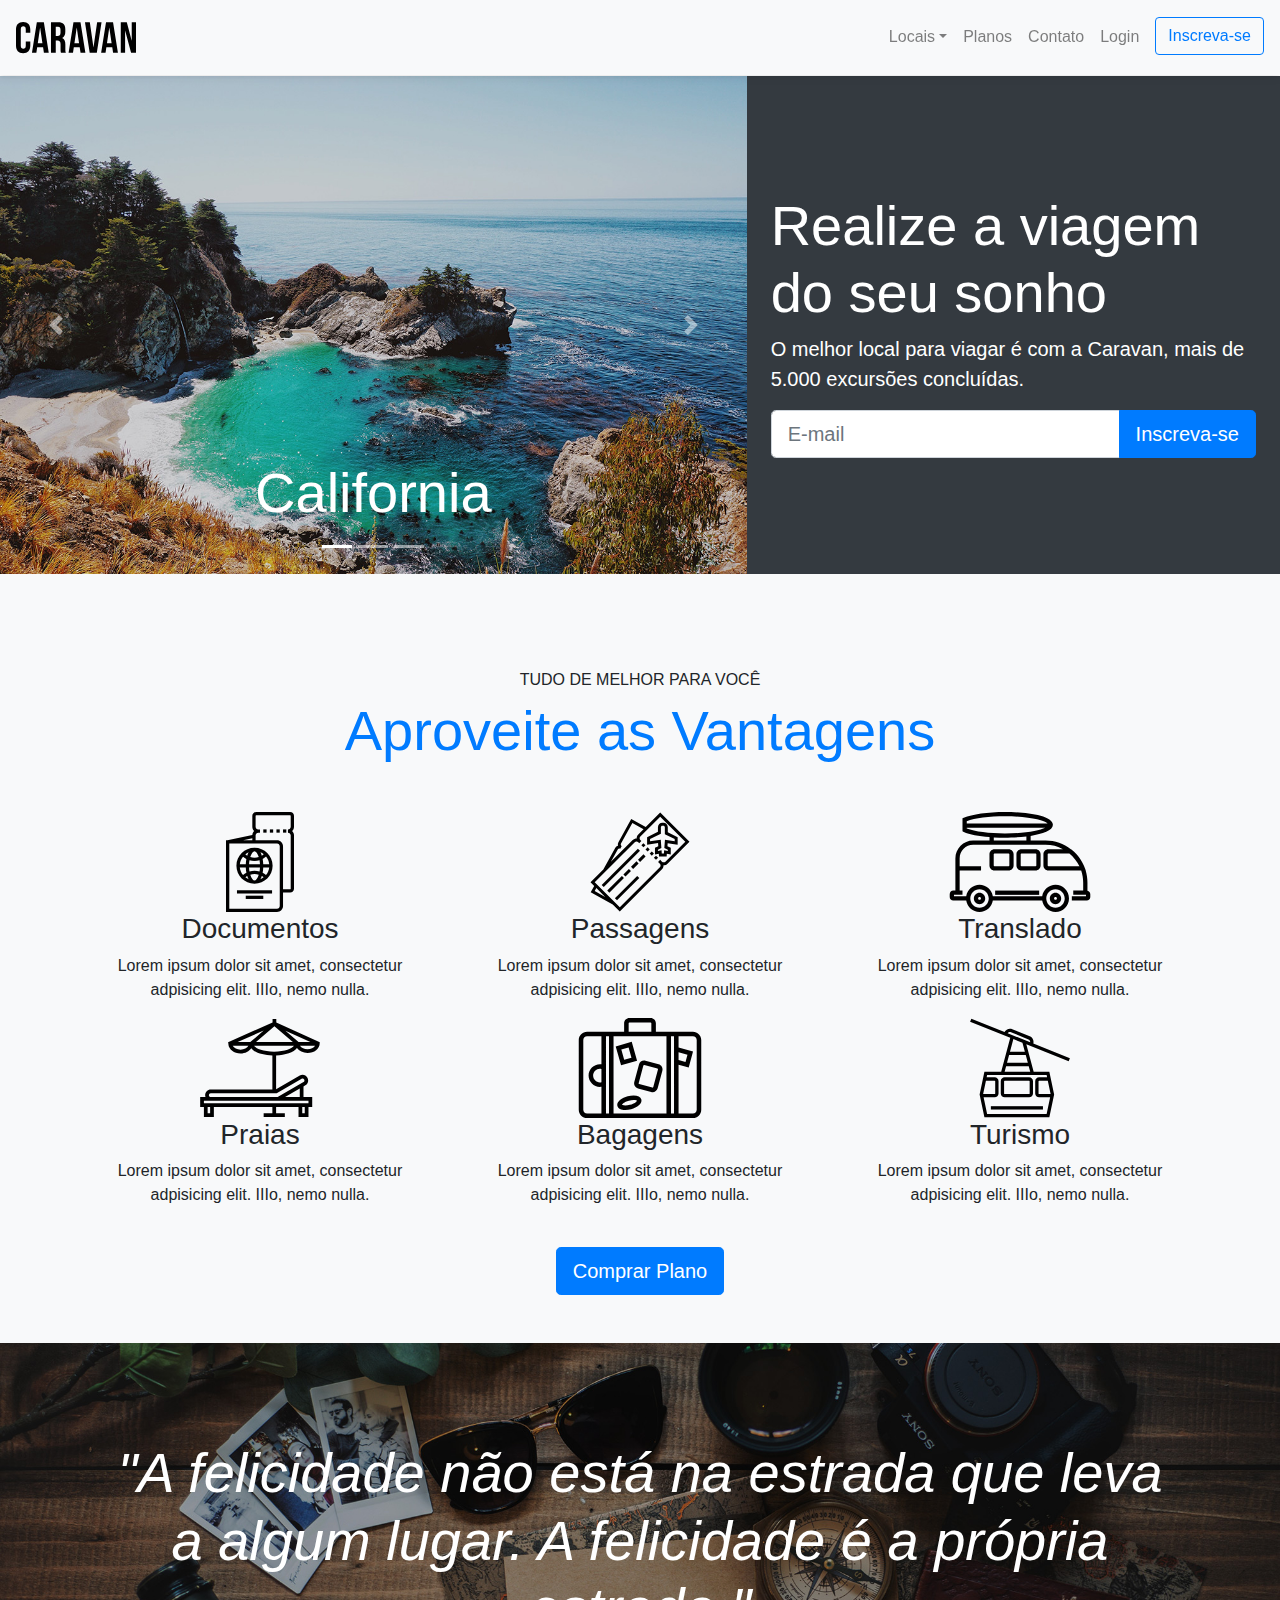
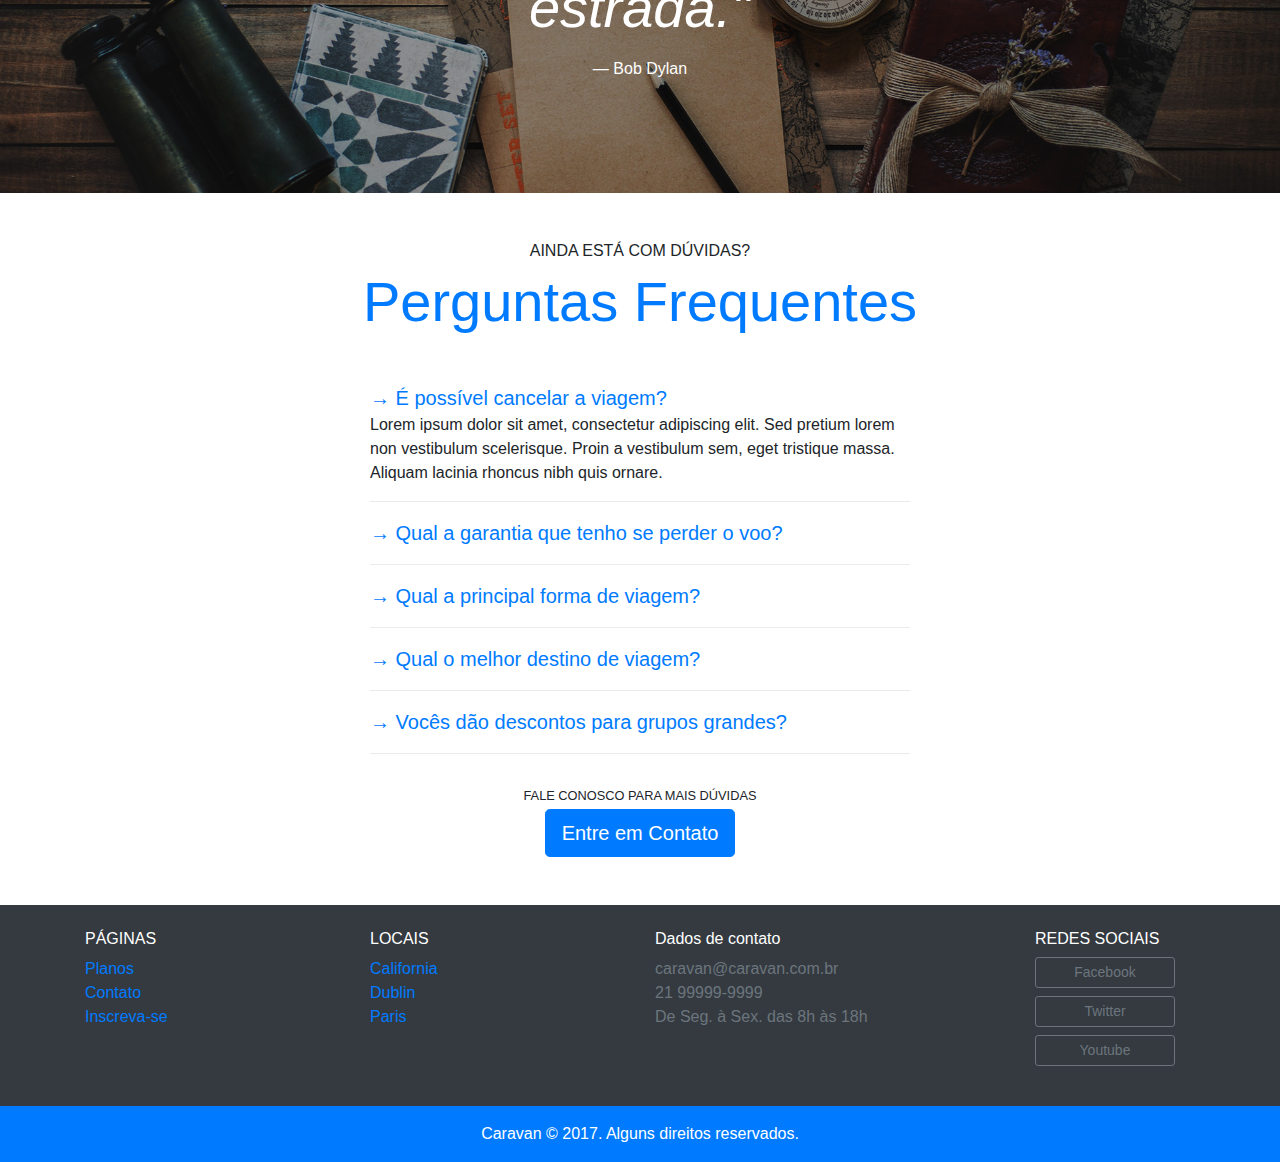
<file: index.html>
<!DOCTYPE html>

<head>
    <title>Caravan</title>
    <meta charset="utf-8">
    <meta name="viewport" content="width=device-width, initial-scale=1, shrink-to-fit=no">
    <link rel="stylesheet" href="css/bootstrap.css">
    <link rel="stylesheet" href="css/style.css">
</head>

<body>

    <!-- Abre Modal -->
    <div class="modal fade" id="modalLogin" tabindex="-1" role="dialog" aria-labelledby="modalLoginTitulo" aria-hidden="true">
        <div class="modal-dialog" role="document">
            <div class="modal-content">
                <div class="modal-header">
                    <h5 class="modal-title" id="modalLoginTitulo">Entre na sua conta</h5>
                    <button type="button" class="close" data-dismiss="modal" aria-label="Close">
                <span aria-hidden="true">&times;</span>
              </button>
                </div>
                <div class="modal-body">
                    <form>
                        <div class="form-group">
                            <label for="loginEmail">Email</label>
                            <input type="email" class="form-control" id="exampleInputEmail1">
                        </div>
                        <div class="form-group">
                            <label for="loginSenha">Senha</label>
                            <input type="password" class="form-control" id="loginSenha">
                        </div>
                        <button type="submit" class="btn btn-primary">Entrar na conta</button>
                        <small class="form-text text-muted">Esqueceu a senha? <a href="#">Clique aqui</a></small>
                    </form>
                </div>
            </div>
        </div>
    </div>
    <!-- Fecha Modal -->

    <nav class="navbar navbar-expand-md navbar-light bg-light fixed-top py-3 box-shadow">
        <a href="index.html" class="navbar-brand">
            <img src="img/caravan.svg" alt="Caravan">
        </a>
        <button class="navbar-toggler" type="button" data-toggle="collapse" data-target="#navbarSupportedContent" aria-controls="navbarSupportedContent" aria-expanded="false" aria-label="Toggle navigation">
            <span class="navbar-toggler-icon"></span>
        </button>
        <div class="collapse navbar-collapse" id="navbarSupportedContent">
            <ul class="navbar-nav ml-auto">
                <li class="nav-item dropdown">
                    <a class="nav-link dropdown-toggle" href="#" id="navbarDropdown" role="button" data-toggle="dropdown" aria-haspopup="true" aria-expanded="false">Locais</a>
                    <div class="dropdown-menu" arial-labelledby="navbarDropdown">
                        <a class="dropdown-item" href="local.html">California</a>
                        <a class="dropdown-item" href="local.html">Paris</a>
                        <a class="dropdown-item" href="local.html">Dublin</a>
                    </div>
                </li>
                <li class="nav-item">
                    <a class="nav-link" href="planos.html">Planos</a>
                </li>
                <li class="nav-item">
                    <a class="nav-link" href="contato.html">Contato</a>
                </li>
                <li class="nav-item">
                    <a class="nav-link" href="#" data-toggle="modal" data-target="#modalLogin">Login</a>
                </li>
                <li class="nav-item">
                    <a class="btn btn-outline-primary ml-md-2" href="inscricao.html">Inscreva-se</a>
                </li>
            </ul>
        </div>
    </nav>
    <section class="container-fluid">
        <div class="row bg-dark text-white">
            <div class="col-lg-7 p-0">
                <div class="bd-example">
                    <div id="carouselCidades" class="carousel slide" data-ride="carousel">
                        <ol class="carousel-indicators">
                            <li data-target="#carouselCidades" data-slide-to="0" class="active"></li>
                            <li data-target="#carouselCidades" data-slide-to="1"></li>
                            <li data-target="#carouselCidades" data-slide-to="2"></li>
                        </ol>
                        <div class="carousel-inner">
                            <div class="carousel-item active">
                                <img src="img/california.jpg" class="d-block w-100" alt="california">
                                <div class="carousel-caption d-none d-md-block">
                                    <h3 class="display-4">California</h3>
                                </div>
                            </div>
                            <div class="carousel-item">
                                <img src="img/paris.jpg" class="d-block w-100" alt="paris">
                                <div class="carousel-caption d-none d-md-block">
                                    <h3 class="display-4">Paris</h5>
                                </div>
                            </div>
                            <div class="carousel-item">
                                <img src="img/dublin.jpg" class="d-block w-100" alt="dublin">
                                <div class="carousel-caption d-none d-md-block">
                                    <h3 class="display-4">Dublin</h5>
                                </div>
                            </div>
                        </div>
                        <a class="carousel-control-prev" href="#carouselCidades" role="button" data-slide="prev">
                            <span class="carousel-control-prev-icon" aria-hidden="true"></span>
                            <span class="sr-only">Anterior</span>
                        </a>
                        <a class="carousel-control-next" href="#carouselCidades" role="button" data-slide="next">
                            <span class="carousel-control-next-icon" aria-hidden="true"></span>
                            <span class="sr-only">Próximo</span>
                        </a>
                    </div>
                </div>
            </div>
            <div class="col-lg-5 p-4 align-self-center">
                <h1 class="display-4">Realize a viagem do seu sonho</h1>
                <p class="lead">O melhor local para viagar é com a Caravan, mais de 5.000 excursões concluídas.</p>
                <form action="">
                    <div class="input-group input-group-lg">
                        <input type="text" class="form-control" placeholder="E-mail" aria-label="Email">
                        <span class="input-group-append">
                            <button class="btn btn-primary" type="button">Inscreva-se</button>
                        </span>
                    </div>
                </form>
            </div>
        </div>
    </section>

    <section class="py-5 bg-light text-center">
        <div class="container">
            <div class="my-5">
                <span class="h6 d-block">TUDO DE MELHOR PARA VOCÊ</span>
                <h2 class="display-4 text-primary">Aproveite as Vantagens</h2>
            </div>
            <div class="row">
                <div class="col-xl-4 col-md-6">
                    <div class="icone d-flex justify-content-center">
                        <img src="img/icones/passaporte.svg" alt="passaporte">
                    </div>
                    <h3>Documentos</h3>
                    <p>Lorem ipsum dolor sit amet, consectetur adpisicing elit. IIIo, nemo nulla.</p>
                </div>
                <div class="col-xl-4 col-md-6">
                    <div class="icone d-flex justify-content-center ">
                        <img src="img/icones/passagens.svg " alt="passagens ">
                    </div>
                    <h3>Passagens</h3>
                    <p>Lorem ipsum dolor sit amet, consectetur adpisicing elit. IIIo, nemo nulla.</p>
                </div>
                <div class="col-xl-4 col-md-6">
                    <div class="icone d-flex justify-content-center">
                        <img src="img/icones/translado.svg" alt="translado">
                    </div>
                    <h3>Translado</h3>
                    <p>Lorem ipsum dolor sit amet, consectetur adpisicing elit. IIIo, nemo nulla.</p>
                </div>
                <div class="col-xl-4 col-md-6">
                    <div class="icone d-flex justify-content-center">
                        <img src="img/icones/praias.svg" alt="praias">
                    </div>
                    <h3>Praias</h3>
                    <p>Lorem ipsum dolor sit amet, consectetur adpisicing elit. IIIo, nemo nulla.</p>
                </div>
                <div class="col-xl-4 col-md-6">
                    <div class="icone d-flex justify-content-center">
                        <img src="img/icones/bagagens.svg" alt="bagagens">
                    </div>
                    <h3>Bagagens</h3>
                    <p>Lorem ipsum dolor sit amet, consectetur adpisicing elit. IIIo, nemo nulla.</p>
                </div>
                <div class="col-xl-4 col-md-6">
                    <div class="icone d-flex justify-content-center">
                        <img src="img/icones/turismo.svg" alt="turismo">
                    </div>
                    <h3>Turismo</h3>
                    <p>Lorem ipsum dolor sit amet, consectetur adpisicing elit. IIIo, nemo nulla.</p>
                </div>
            </div>
            <a href="planos.html" class="btn btn-primary btn-lg mt-4">Comprar Plano</a>
        </div>
    </section>
    <section id="home-quote" class="p-md-5">
        <blockquote class="blockquote text-center text-white p-md-5 p-3">
            <p class="display-4">
                <em>"A felicidade não está na estrada que leva a algum lugar. A felicidade é a própria estrada."</em>
            </p>
            <footer class="blockquote-footer text-white">Bob Dylan</footer>
        </blockquote>
    </section>
    <section class="container">
        <div class="my-5 text-center">
            <span class="h6 d-block">AINDA ESTÁ COM DÚVIDAS?</span>
            <h2 class="display-4 text-primary">Perguntas Frequentes</h2>
        </div>
        <div class="row justify-content-center">
            <div class="col-md-6" id="perguntasRespostas">
                <a class="lead" data-toggle="collapse" data-target="#pergunta1" aria-expanded="true" aria-controls="pergunta1" href="#pergunta1">→ É possível cancelar a viagem?</a><br>
                <div id="pergunta1" class="collapse show" aria-labelledby="headingOne" data-parent="#perguntasRespostas">
                    <p>Lorem ipsum dolor sit amet, consectetur adipiscing elit. Sed pretium lorem non vestibulum scelerisque. Proin a vestibulum sem, eget tristique massa. Aliquam lacinia rhoncus nibh quis ornare.</p>
                </div>
                <div class="dropdown-divider"></div>
                <div class="pergunta py-2">
                    <a class="lead" data-toggle="collapse" data-target="#pergunta2" aria-expanded="false" aria-controls="pergunta2" href="#pergunta2">→ Qual a garantia que tenho se perder o voo?</a>
                </div>
                <div id="pergunta2" class="collapse" aria-labelledby="headingTwo" data-parent="#perguntasRespostas">
                    <p>Lorem ipsum dolor sit amet, consectetur adipiscing elit. Sed pretium lorem non vestibulum scelerisque. Proin a vestibulum sem, eget tristique massa. Aliquam lacinia rhoncus nibh quis ornare.</p>
                </div>
                <div class="dropdown-divider"></div>
                <div class="pergunta py-2">
                    <a class="lead" data-toggle="collapse" data-target="#pergunta3" aria-expanded="false" aria-controls="pergunta3" href="#pergunta3">→ Qual a principal forma de viagem?</a>
                </div>
                <div id="pergunta3" class="collapse" aria-labelledby="headingThree" data-parent="#perguntasRespostas">
                    <p>Lorem ipsum dolor sit amet, consectetur adipiscing elit. Sed pretium lorem non vestibulum scelerisque. Proin a vestibulum sem, eget tristique massa. Aliquam lacinia rhoncus nibh quis ornare.</p>
                </div>
                <div class="dropdown-divider"></div>
                <div class="pergunta py-2">
                    <a class="lead" data-toggle="collapse" data-target="#pergunta4" aria-expanded="false" aria-controls="pergunta4" href="#pergunta4">→ Qual o melhor destino de viagem?</a>
                </div>
                <div id="pergunta4" class="collapse" aria-labelledby="headingThree" data-parent="#perguntasRespostas">
                    <p>Lorem ipsum dolor sit amet, consectetur adipiscing elit. Sed pretium lorem non vestibulum scelerisque. Proin a vestibulum sem, eget tristique massa. Aliquam lacinia rhoncus nibh quis ornare.</p>
                </div>
                <div class="dropdown-divider"></div>
                <div class="pergunta py-2">
                    <a class="lead" data-toggle="collapse" data-target="#pergunta5" aria-expanded="false" aria-controls="pergunta5" href="#pergunta5">→ Vocês dão descontos para grupos grandes?</a>
                </div>
                <div id="pergunta5" class="collapse" aria-labelledby="headingThree" data-parent="#perguntasRespostas">
                    <p>Lorem ipsum dolor sit amet, consectetur adipiscing elit. Sed pretium lorem non vestibulum scelerisque. Proin a vestibulum sem, eget tristique massa. Aliquam lacinia rhoncus nibh quis ornare.</p>
                </div>
                <div class="dropdown-divider"></div>
            </div>
        </div>
        <div class="text-center my-4">
            <p class="small m-1">FALE CONOSCO PARA MAIS DÚVIDAS</p>
            <a class="btn btn-primary btn-lg" href="contato.html">Entre em Contato</a>
        </div>
    </section>
    <footer class="bg-dark text-white mt-5">
        <div class="container py-4">
            <div class="row">
                <div class="col-md-3 col-6">
                    <h4 class="h6">PÁGINAS</h4>
                    <ul class="list-unstyled">
                        <li><a href="planos.html">Planos</a></li>
                        <li><a href="contato.html">Contato</a></li>
                        <li><a href="inscricao.html">Inscreva-se</a></li>
                    </ul>
                </div>
                <div class="col-md-3 col-6">
                    <h4 class="h6">LOCAIS</h4>
                    <ul class="list-unstyled">
                        <li><a href="local.html">California</a></li>
                        <li><a href="local.html">Dublin</a></li>
                        <li><a href="local.html">Paris</a></li>
                    </ul>
                </div>
                <div class="col-md-4">
                    <h4 class="h6">Dados de contato</h4>
                    <ul class="list-unstyled text-secondary">
                        <li>caravan@caravan.com.br</li>
                        <li>21 99999-9999</li>
                        <li>De Seg. à Sex. das 8h às 18h</li>
                    </ul>
                </div>
                <div class="col-md-2">
                    <h4 class="h6">REDES SOCIAIS</h4>
                    <ul class="list-unstyled">
                        <li><a class="btn btn-outline-secondary btn-block btn-sm mb-2" href="#" style="max-width: 140px">Facebook</a></li>
                        <li><a class="btn btn-outline-secondary btn-block btn-sm mb-2" href="#" style="max-width: 140px">Twitter</a></li>
                        <li><a class="btn btn-outline-secondary btn-block btn-sm mb-2" href="#" style="max-width: 140px">Youtube</a></li>
                    </ul>
                </div>
            </div>
        </div>
        <div class="bg-primary text-center py-3">
            <p class="mb-0">Caravan © 2017. Alguns direitos reservados.</p>
        </div>
    </footer>

    <script type="text/javascript" src="js/jquery-3.3.1.slim.min.js"></script>
    <script type="text/javascript" src="js/popper.min.js"></script>
    <script type="text/javascript" src="js/bootstrap.js"></script>
    <script type="text/javascript" src="js/app.js"></script>
</body>

</html>
</file>
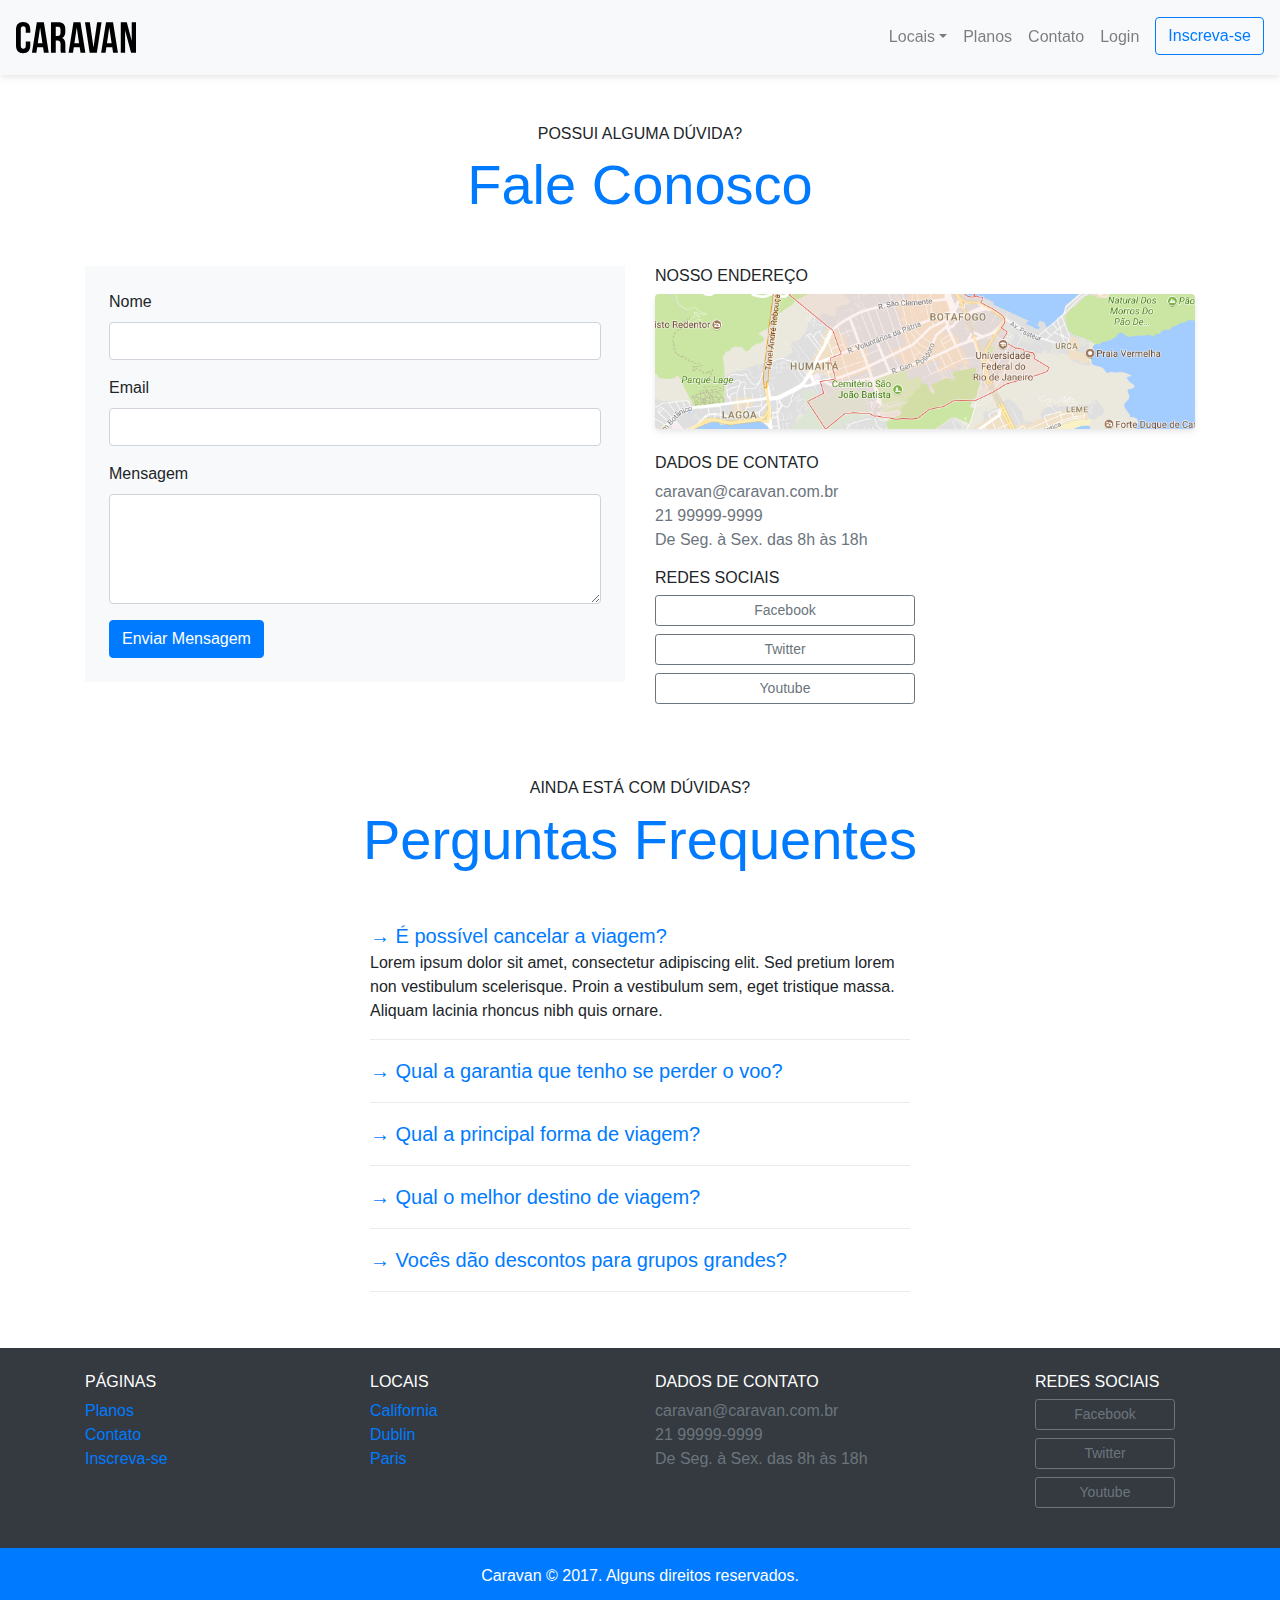
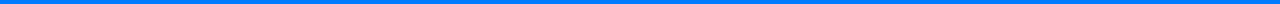
<file: contato.html>
<!DOCTYPE html>

<head>
    <title>Caravan - Contato</title>
    <meta charset="utf-8">
    <meta name="viewport" content="width=device-width, initial-scale=1, shrink-to-fit=no">
    <link rel="stylesheet" href="css/bootstrap.css">
    <link rel="stylesheet" href="css/style.css">
</head>

<body>

    <!-- Abre Modal -->
    <div class="modal fade" id="modalLogin" tabindex="-1" role="dialog" aria-labelledby="modalLoginTitulo" aria-hidden="true">
        <div class="modal-dialog" role="document">
            <div class="modal-content">
                <div class="modal-header">
                    <h5 class="modal-title" id="modalLoginTitulo">Entre na sua conta</h5>
                    <button type="button" class="close" data-dismiss="modal" aria-label="Close">
                <span aria-hidden="true">&times;</span>
              </button>
                </div>
                <div class="modal-body">
                    <form>
                        <div class="form-group">
                            <label for="loginEmail">Email</label>
                            <input type="email" class="form-control" id="exampleInputEmail1">
                        </div>
                        <div class="form-group">
                            <label for="loginSenha">Senha</label>
                            <input type="password" class="form-control" id="loginSenha">
                        </div>
                        <button type="submit" class="btn btn-primary">Entrar na conta</button>
                        <small class="form-text text-muted">Esqueceu a senha? <a href="#">Clique aqui</a></small>
                    </form>
                </div>
            </div>
        </div>
    </div>
    <!-- Fecha Modal -->

    <nav class="navbar navbar-expand-md navbar-light bg-light fixed-top py-3 box-shadow">
        <a href="index.html" class="navbar-brand">
            <img src="img/caravan.svg" alt="Caravan">
        </a>
        <button class="navbar-toggler" type="button" data-toggle="collapse" data-target="#navbarSupportedContent" aria-controls="navbarSupportedContent" aria-expanded="false" aria-label="Toggle navigation">
            <span class="navbar-toggler-icon"></span>
        </button>
        <div class="collapse navbar-collapse" id="navbarSupportedContent">
            <ul class="navbar-nav ml-auto">
                <li class="nav-item dropdown">
                    <a class="nav-link dropdown-toggle" href="#" id="navbarDropdown" role="button" data-toggle="dropdown" aria-haspopup="true" aria-expanded="false">Locais</a>
                    <div class="dropdown-menu" arial-labelledby="navbarDropdown">
                        <a class="dropdown-item" href="local.html">California</a>
                        <a class="dropdown-item" href="local.html">Paris</a>
                        <a class="dropdown-item" href="local.html">Dublin</a>
                    </div>
                </li>
                <li class="nav-item">
                    <a class="nav-link" href="planos.html">Planos</a>
                </li>
                <li class="nav-item">
                    <a class="nav-link" href="contato.html" active>Contato</a>
                </li>
                <li class="nav-item">
                    <a class="nav-link" href="#" data-toggle="modal" data-target="#modalLogin">Login</a>
                </li>
                <li class="nav-item">
                    <a class="btn btn-outline-primary ml-md-2" href="inscricao.html">Inscreva-se</a>
                </li>
            </ul>
        </div>
    </nav>
    <section class="container">
        <div class="my-5 text-center">
            <span class="h6 d-block">POSSUI ALGUMA DÚVIDA?</span>
            <h2 class="display-4 text-primary">Fale Conosco</h2>
        </div>
        <div class="row">
            <div class="col-lg mb-5">
                <form action="" class="bg-light p-4">
                    <div class="form-group">
                        <label for="clienteNome">Nome</label>
                        <input type="text" class="form-control" id="clienteNome">
                    </div>
                    <div class="form-group">
                        <label for="clienteEmail">Email</label>
                        <input type="email" class="form-control" id="clienteEmail">
                    </div>
                    <div class="form-group">
                        <label for="clienteMensagem">Mensagem</label>
                        <textarea id="clienteMensagem" rows="4" class="form-control"></textarea>
                    </div>
                    <button type="submit" class="btn btn-primary">Enviar Mensagem</button>
                </form>
            </div>
            <div class="col-lg">
                <h2 class="h6">NOSSO ENDEREÇO</h2>
                <a href="#"><img class="img-fluid box-shadow rounded mb-4" src="img/mapa.png" alt="Endereço da Empresa"></a>
                <h2 class="h6">DADOS DE CONTATO</h2>
                <ul class="list-unstyled text-secondary">
                    <li>caravan@caravan.com.br</li>
                    <li>21 99999-9999</li>
                    <li>De Seg. à Sex. das 8h às 18h</li>
                </ul>
                <h2 class="h6">REDES SOCIAIS</h2>
                <ul class="list-unstyled" style="max-width: 260px">
                    <li><a class="btn btn-outline-secondary btn-block btn-sm mb-2" href="#">Facebook</a></li>
                    <li><a class="btn btn-outline-secondary btn-block btn-sm mb-2" href="#">Twitter</a></li>
                    <li><a class="btn btn-outline-secondary btn-block btn-sm mb-2" href="#">Youtube</a></li>
                </ul>
            </div>
        </div>
    </section>
    <section class="container">
        <div class="my-5 text-center">
            <span class="h6 d-block">AINDA ESTÁ COM DÚVIDAS?</span>
            <h2 class="display-4 text-primary">Perguntas Frequentes</h2>
        </div>
        <div class="row justify-content-center">
            <div class="col-md-6" id="perguntasRespostas">
                <a class="lead" data-toggle="collapse" data-target="#pergunta1" aria-expanded="true" aria-controls="pergunta1" href="#pergunta1">→ É possível cancelar a viagem?</a><br>
                <div id="pergunta1" class="collapse show" aria-labelledby="headingOne" data-parent="#perguntasRespostas">
                    <p>Lorem ipsum dolor sit amet, consectetur adipiscing elit. Sed pretium lorem non vestibulum scelerisque. Proin a vestibulum sem, eget tristique massa. Aliquam lacinia rhoncus nibh quis ornare.</p>
                </div>
                <div class="dropdown-divider"></div>
                <div class="pergunta py-2">
                    <a class="lead" data-toggle="collapse" data-target="#pergunta2" aria-expanded="false" aria-controls="pergunta2" href="#pergunta2">→ Qual a garantia que tenho se perder o voo?</a>
                </div>
                <div id="pergunta2" class="collapse" aria-labelledby="headingTwo" data-parent="#perguntasRespostas">
                    <p>Lorem ipsum dolor sit amet, consectetur adipiscing elit. Sed pretium lorem non vestibulum scelerisque. Proin a vestibulum sem, eget tristique massa. Aliquam lacinia rhoncus nibh quis ornare.</p>
                </div>
                <div class="dropdown-divider"></div>
                <div class="pergunta py-2">
                    <a class="lead" data-toggle="collapse" data-target="#pergunta3" aria-expanded="false" aria-controls="pergunta3" href="#pergunta3">→ Qual a principal forma de viagem?</a>
                </div>
                <div id="pergunta3" class="collapse" aria-labelledby="headingThree" data-parent="#perguntasRespostas">
                    <p>Lorem ipsum dolor sit amet, consectetur adipiscing elit. Sed pretium lorem non vestibulum scelerisque. Proin a vestibulum sem, eget tristique massa. Aliquam lacinia rhoncus nibh quis ornare.</p>
                </div>
                <div class="dropdown-divider"></div>
                <div class="pergunta py-2">
                    <a class="lead" data-toggle="collapse" data-target="#pergunta4" aria-expanded="false" aria-controls="pergunta4" href="#pergunta4">→ Qual o melhor destino de viagem?</a>
                </div>
                <div id="pergunta4" class="collapse" aria-labelledby="headingThree" data-parent="#perguntasRespostas">
                    <p>Lorem ipsum dolor sit amet, consectetur adipiscing elit. Sed pretium lorem non vestibulum scelerisque. Proin a vestibulum sem, eget tristique massa. Aliquam lacinia rhoncus nibh quis ornare.</p>
                </div>
                <div class="dropdown-divider"></div>
                <div class="pergunta py-2">
                    <a class="lead" data-toggle="collapse" data-target="#pergunta5" aria-expanded="false" aria-controls="pergunta5" href="#pergunta5">→ Vocês dão descontos para grupos grandes?</a>
                </div>
                <div id="pergunta5" class="collapse" aria-labelledby="headingThree" data-parent="#perguntasRespostas">
                    <p>Lorem ipsum dolor sit amet, consectetur adipiscing elit. Sed pretium lorem non vestibulum scelerisque. Proin a vestibulum sem, eget tristique massa. Aliquam lacinia rhoncus nibh quis ornare.</p>
                </div>
                <div class="dropdown-divider"></div>
            </div>
        </div>
    </section>
    <footer class="bg-dark text-white mt-5">
        <div class="container py-4">
            <div class="row">
                <div class="col-md-3 col-6">
                    <h4 class="h6">PÁGINAS</h4>
                    <ul class="list-unstyled">
                        <li><a href="planos.html">Planos</a></li>
                        <li><a href="contato.html">Contato</a></li>
                        <li><a href="inscricao.html">Inscreva-se</a></li>
                    </ul>
                </div>
                <div class="col-md-3 col-6">
                    <h4 class="h6">LOCAIS</h4>
                    <ul class="list-unstyled">
                        <li><a href="local.html">California</a></li>
                        <li><a href="local.html">Dublin</a></li>
                        <li><a href="local.html">Paris</a></li>
                    </ul>
                </div>
                <div class="col-md-4">
                    <h4 class="h6">DADOS DE CONTATO</h4>
                    <ul class="list-unstyled text-secondary">
                        <li>caravan@caravan.com.br</li>
                        <li>21 99999-9999</li>
                        <li>De Seg. à Sex. das 8h às 18h</li>
                    </ul>
                </div>
                <div class="col-md-2">
                    <h4 class="h6">REDES SOCIAIS</h4>
                    <ul class="list-unstyled">
                        <li><a class="btn btn-outline-secondary btn-block btn-sm mb-2" href="#" style="max-width: 140px">Facebook</a></li>
                        <li><a class="btn btn-outline-secondary btn-block btn-sm mb-2" href="#" style="max-width: 140px">Twitter</a></li>
                        <li><a class="btn btn-outline-secondary btn-block btn-sm mb-2" href="#" style="max-width: 140px">Youtube</a></li>
                    </ul>
                </div>
            </div>
        </div>
        <div class="bg-primary text-center py-3">
            <p class="mb-0">Caravan © 2017. Alguns direitos reservados.</p>
        </div>
    </footer>

    <script type="text/javascript" src="js/jquery-3.3.1.slim.min.js"></script>
    <script type="text/javascript" src="js/popper.min.js"></script>
    <script type="text/javascript" src="js/bootstrap.js"></script>
    <script type="text/javascript" src="js/app.js"></script>
</body>

</html>
</file>
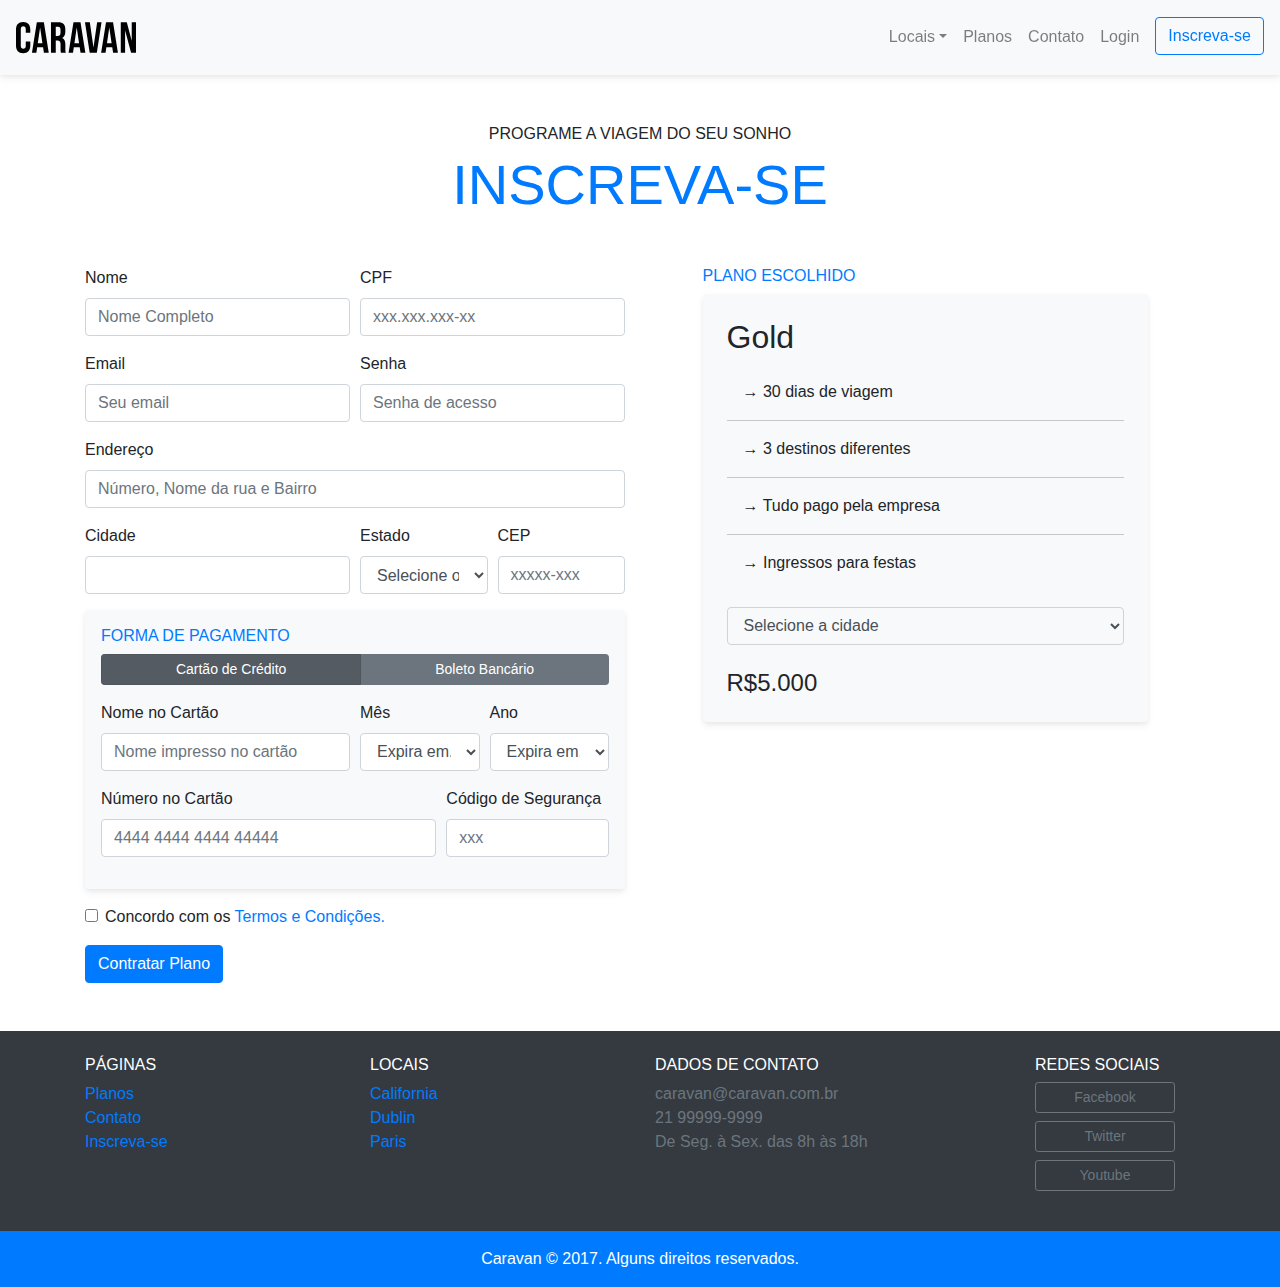
<file: inscricao.html>
<!DOCTYPE html>

<head>
    <title>Caravan - Inscrição</title>
    <meta charset="utf-8">
    <meta name="viewport" content="width=device-width, initial-scale=1, shrink-to-fit=no">
    <link rel="stylesheet" href="css/bootstrap.css">
    <link rel="stylesheet" href="css/style.css">
</head>

<body>

    <!-- Abre Modal -->
    <div class="modal fade" id="modalLogin" tabindex="-1" role="dialog" aria-labelledby="modalLoginTitulo" aria-hidden="true">
        <div class="modal-dialog" role="document">
            <div class="modal-content">
                <div class="modal-header">
                    <h5 class="modal-title" id="modalLoginTitulo">Entre na sua conta</h5>
                    <button type="button" class="close" data-dismiss="modal" aria-label="Close">
                <span aria-hidden="true">&times;</span>
              </button>
                </div>
                <div class="modal-body">
                    <form>
                        <div class="form-group">
                            <label for="loginEmail">Email</label>
                            <input type="email" class="form-control" id="exampleInputEmail1">
                        </div>
                        <div class="form-group">
                            <label for="loginSenha">Senha</label>
                            <input type="password" class="form-control" id="loginSenha">
                        </div>
                        <button type="submit" class="btn btn-primary">Entrar na conta</button>
                        <small class="form-text text-muted">Esqueceu a senha? <a href="#">Clique aqui</a></small>
                    </form>
                </div>
            </div>
        </div>
    </div>
    <!-- Fecha Modal -->

    <nav class="navbar navbar-expand-md navbar-light bg-light fixed-top py-3 box-shadow">
        <a href="index.html" class="navbar-brand">
            <img src="img/caravan.svg" alt="Caravan">
        </a>
        <button class="navbar-toggler" type="button" data-toggle="collapse" data-target="#navbarSupportedContent" aria-controls="navbarSupportedContent" aria-expanded="false" aria-label="Toggle navigation">
            <span class="navbar-toggler-icon"></span>
        </button>
        <div class="collapse navbar-collapse" id="navbarSupportedContent">
            <ul class="navbar-nav ml-auto">
                <li class="nav-item dropdown">
                    <a class="nav-link dropdown-toggle" href="#" id="navbarDropdown" role="button" data-toggle="dropdown" aria-haspopup="true" aria-expanded="false">Locais</a>
                    <div class="dropdown-menu" arial-labelledby="navbarDropdown">
                        <a class="dropdown-item" href="local.html">California</a>
                        <a class="dropdown-item" href="local.html">Paris</a>
                        <a class="dropdown-item" href="local.html">Dublin</a>
                    </div>
                </li>
                <li class="nav-item">
                    <a class="nav-link" href="planos.html">Planos</a>
                </li>
                <li class="nav-item">
                    <a class="nav-link" href="contato.html">Contato</a>
                </li>
                <li class="nav-item">
                    <a class="nav-link" href="#" data-toggle="modal" data-target="#modalLogin">Login</a>
                </li>
                <li class="nav-item">
                    <a class="btn btn-outline-primary ml-md-2" href="inscricao.html" active>Inscreva-se</a>
                </li>
            </ul>
        </div>
    </nav>
    <section class="container">
        <div class="my-5 text-center">
            <span class="h6 d-block">PROGRAME A VIAGEM DO SEU SONHO</span>
            <h1 class="display-4 text-primary">INSCREVA-SE</h1>
        </div>
        <div class="row">
            <form class="col-lg-6" action="">
                <div class="form-row">
                    <div class="form-group col-md-6">
                        <label for="inputNome">Nome</label>
                        <input type="text" class="form-control" id="inputNome" placeholder="Nome Completo">
                    </div>
                    <div class="form-group col-md-6">
                        <label for="inputCpf">CPF</label>
                        <input type="text" class="form-control" id="inputCpf" placeholder="xxx.xxx.xxx-xx">
                    </div>
                    <div class="form-group col-md-6">
                        <label for="inputEmail">Email</label>
                        <input type="email" class="form-control" id="inputEmail" placeholder="Seu email">
                    </div>
                    <div class="form-group col-md-6">
                        <label for="inputSenha">Senha</label>
                        <input type="password" class="form-control" id="inputSenha" placeholder="Senha de acesso">
                    </div>
                    <div class="form-group col-12">
                        <label for="inputEndereco">Endereço</label>
                        <input type="text" class="form-control" id="inputEndereco" placeholder="Número, Nome da rua e Bairro">
                    </div>
                    <div class="form-group col-md-6">
                        <label for="inputCidade">Cidade</label>
                        <input type="text" class="form-control" id="inputCidade">
                    </div>
                    <div class="form-group col-md-3 col-6">
                        <label for="inputEstado">Estado</label>
                        <select id="inputEstado" class="form-control">
                            <option>Selecione o Estado</option>
                            <option>Rio de Janeiro</option>
                            <option>São Paulo</option>
                            <option>Paraná</option>
                            <option>Ceará</option>
                            <option>Acre</option>
                        </select>
                    </div>
                    <div class="form-group col-md-3 col-6">
                        <label for="inputCep">CEP</label>
                        <input type="text" class="form-control" id="inputCep" placeholder="xxxxx-xxx">
                    </div>
                </div>
                <div class="bg-light rounded box-shadow p-3 form-group">
                    <h2 class="h6 text-primary">FORMA DE PAGAMENTO</h2>
                    <nav class="nav btn-group mb-3" id="formaPagamento" role="tablist">
                        <button type="button" class="btn btn-secondary active btn-sm" id="nav-cartao-tab" data-toggle="tab" href="#nav-cartao" role="tab" aria-controls="nav-cartao" aria-selected="true">Cartão de Crédito</button>
                        <button type="button" class="btn btn-secondary btn-sm" id="nav-boleto-tab" data-toggle="tab" href="#nav-boleto" role="tab" aria-controls="nav-boleto" aria-selected="false">Boleto Bancário</button>
                    </nav>
                    <div class="tab-content" id="formaPagamentoConteudo">
                        <div class="tab-pane fade show active" id="nav-cartao" role="tabpanel" aria-labelledby="nav-cartao-tab">
                            <div class="form-row">
                                <div class="form-group col-md-6">
                                    <label for="inputNomeCartao">Nome no Cartão</label>
                                    <input type="text" class="form-control" id="inputNomeCartao" placeholder="Nome impresso no cartão">
                                </div>
                                <div class="form-group col-md-3 col-6">
                                    <label for="inputMesCartao">Mês</label>
                                    <select id="inputMesCartao" class="form-control">
                                            <option>Expira em...</option>
                                            <option>01</option>
                                            <option>02</option>
                                            <option>03</option>
                                            <option>04</option>
                                            <option>05</option>
                                            <option>06</option>
                                            <option>07</option>
                                            <option>08</option>
                                            <option>09</option>
                                            <option>10</option>
                                            <option>11</option>
                                            <option>12</option>
                                        </select>
                                </div>
                                <div class="form-group col-md-3 col-6">
                                    <label for="inputAnoCartao">Ano</label>
                                    <select id="inputAnoCartao" class="form-control">
                                                <option>Expira em...</option>
                                                <option>2017</option>
                                                <option>2018</option>
                                                <option>2019</option>
                                                <option>2020</option>
                                                <option>2021</option>
                                                <option>2022</option>
                                                <option>2023</option>
                                                <option>2024</option>
                                            </select>
                                </div>
                                <div class="form-group col-md-8">
                                    <label for="inputNumeroCartao">Número no Cartão</label>
                                    <input type="text" class="form-control" id="inputNumeroCartao" placeholder="4444 4444 4444 44444">
                                </div>
                                <div class="form-group col-md-4">
                                    <label for="inputCodigoCartao">Código de Segurança</label>
                                    <input type="text" class="form-control" id="inputCodigoCartao" placeholder="xxx">
                                </div>
                            </div>
                        </div>
                        <div class="tab-pane fade" id="nav-boleto" role="tabpanel" aria-labelledby="nav-boleto-tab">
                            <p class="lead">Clique em contratar plano que enviaremos um boleto para o seu e-mail.</p>
                        </div>
                    </div>
                </div>
                <div class="form-group form-check">
                    <input type="checkbox" class="form-check-input" id="exampleCheck1">
                    <label class="form-check-label" for="exampleCheck1">Concordo com os <a href="#">Termos e Condições.</a></label>
                </div>
                <button type="submit" class="btn btn-primary">Contratar Plano</button>
            </form>
            <div class="col-lg-5 mx-auto order-first order-lg-1 mb-5">
                <h2 class="h6 text-primary">PLANO ESCOLHIDO</h2>
                <div class="bg-light rounded p-4 box-shadow">
                    <h2>Gold</h2>
                    <ul class="lista-plano list-unstyled">
                        <li>→ 30 dias de viagem</li>
                        <li>→ 3 destinos diferentes</li>
                        <li>→ Tudo pago pela empresa</li>
                        <li>→ Ingressos para festas</li>
                    </ul>
                    <form action="">
                        <div class="form-group">
                            <select class="form-control bg-light" id="inputCidades">
                                    <option>Selecione a cidade</option>
                                    <option>California</option>
                                    <option>Paris</option>
                                    <option>Dublin</option>
                                </select>
                        </div>
                    </form>
                    <div class="row mt-4">
                        <div class="col">
                            <span class="h4">R$5.000</span>
                        </div>
                    </div>
                </div>
            </div>
    </section>
    <footer class="bg-dark text-white mt-5">
        <div class="container py-4">
            <div class="row">
                <div class="col-md-3 col-6">
                    <h4 class="h6">PÁGINAS</h4>
                    <ul class="list-unstyled">
                        <li><a href="planos.html">Planos</a></li>
                        <li><a href="contato.html">Contato</a></li>
                        <li><a href="inscricao.html">Inscreva-se</a></li>
                    </ul>
                </div>
                <div class="col-md-3 col-6">
                    <h4 class="h6">LOCAIS</h4>
                    <ul class="list-unstyled">
                        <li><a href="local.html">California</a></li>
                        <li><a href="local.html">Dublin</a></li>
                        <li><a href="local.html">Paris</a></li>
                    </ul>
                </div>
                <div class="col-md-4">
                    <h4 class="h6">DADOS DE CONTATO</h4>
                    <ul class="list-unstyled text-secondary">
                        <li>caravan@caravan.com.br</li>
                        <li>21 99999-9999</li>
                        <li>De Seg. à Sex. das 8h às 18h</li>
                    </ul>
                </div>
                <div class="col-md-2">
                    <h4 class="h6">REDES SOCIAIS</h4>
                    <ul class="list-unstyled">
                        <li><a class="btn btn-outline-secondary btn-block btn-sm mb-2" href="#" style="max-width: 140px">Facebook</a></li>
                        <li><a class="btn btn-outline-secondary btn-block btn-sm mb-2" href="#" style="max-width: 140px">Twitter</a></li>
                        <li><a class="btn btn-outline-secondary btn-block btn-sm mb-2" href="#" style="max-width: 140px">Youtube</a></li>
                    </ul>
                </div>
            </div>
        </div>
        <div class="bg-primary text-center py-3">
            <p class="mb-0">Caravan © 2017. Alguns direitos reservados.</p>
        </div>
    </footer>

    <script type="text/javascript" src="js/jquery-3.3.1.slim.min.js"></script>
    <script type="text/javascript" src="js/popper.min.js"></script>
    <script type="text/javascript" src="js/bootstrap.js"></script>
    <script type="text/javascript" src="js/app.js"></script>
</body>

</html>
</file>
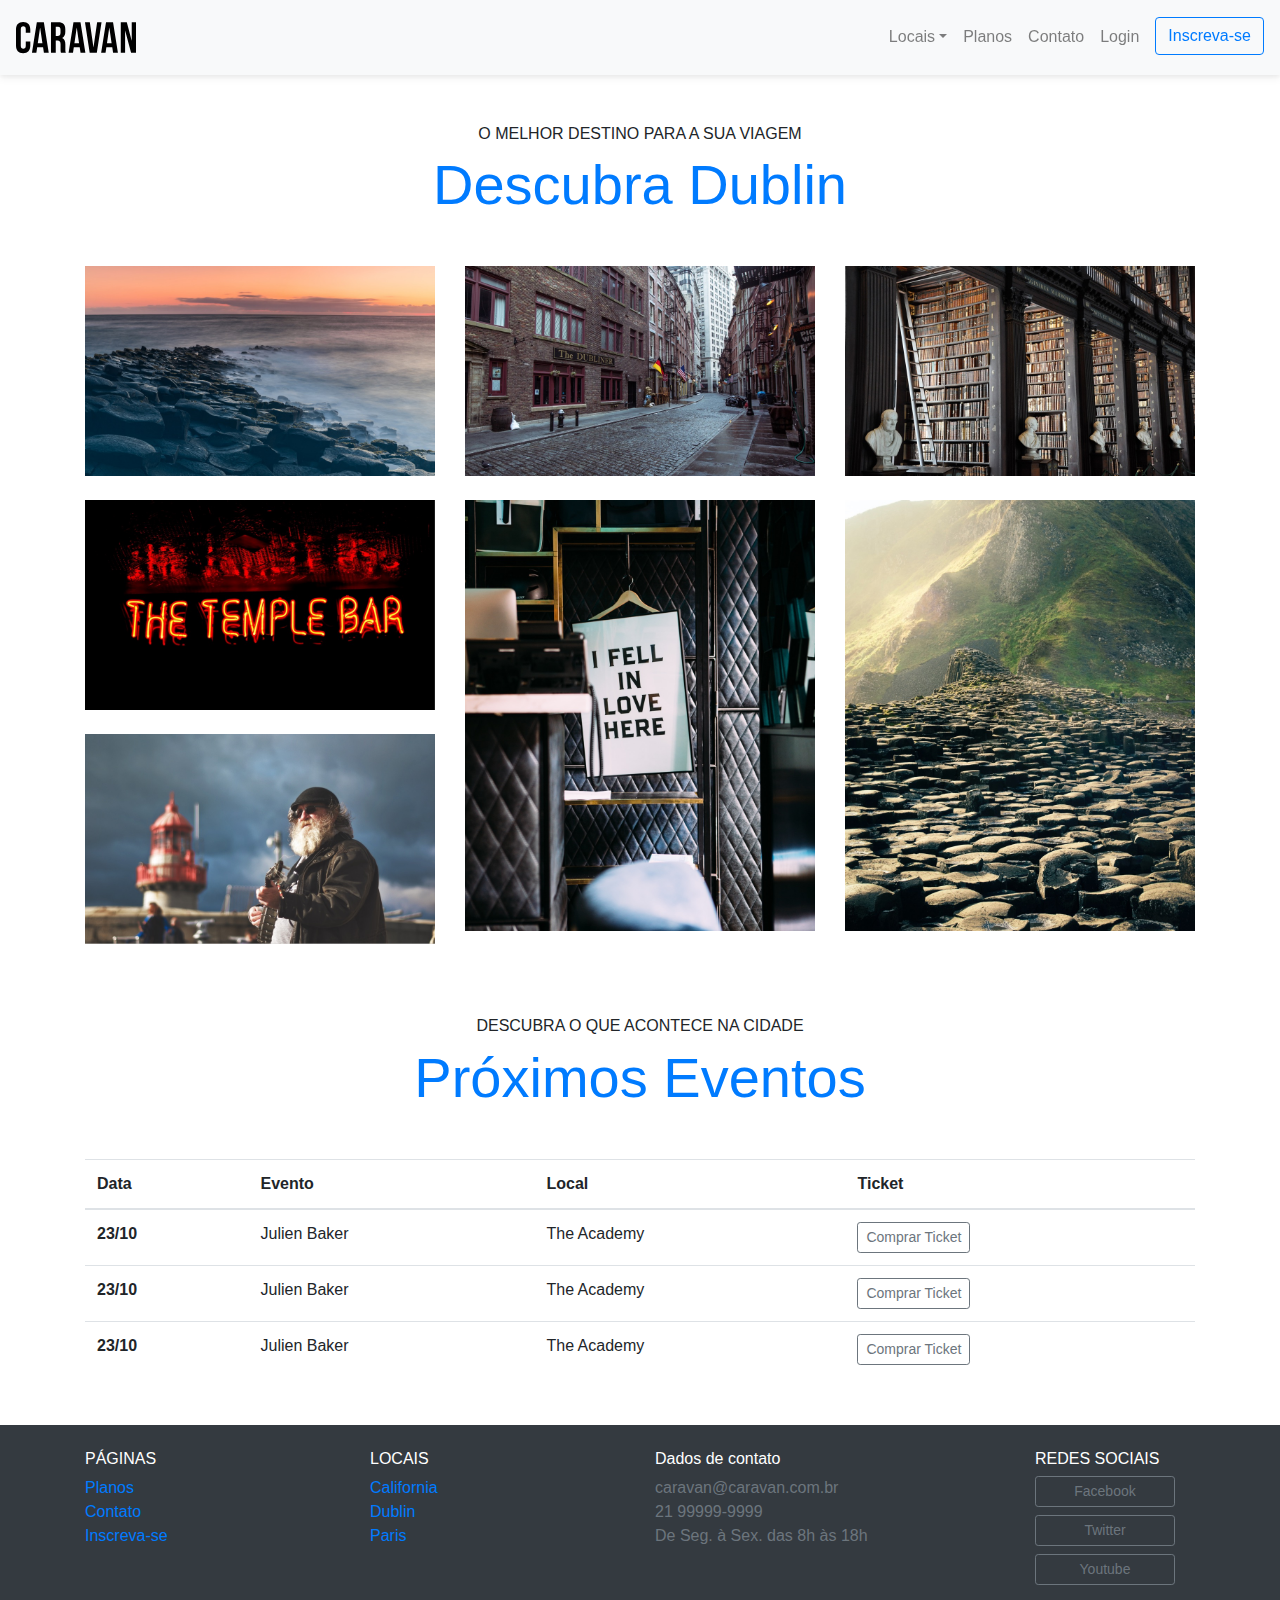
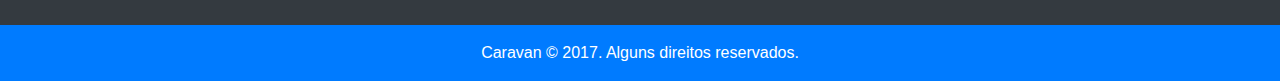
<file: local.html>
<!DOCTYPE html>

<head>
    <title>Caravan - Local</title>
    <meta charset="utf-8">
    <meta name="viewport" content="width=device-width, initial-scale=1, shrink-to-fit=no">
    <link rel="stylesheet" href="css/bootstrap.css">
    <link rel="stylesheet" href="css/style.css">
</head>

<body>

    <!-- Abre Modal -->
    <div class="modal fade" id="modalLogin" tabindex="-1" role="dialog" aria-labelledby="modalLoginTitulo" aria-hidden="true">
        <div class="modal-dialog" role="document">
            <div class="modal-content">
                <div class="modal-header">
                    <h5 class="modal-title" id="modalLoginTitulo">Entre na sua conta</h5>
                    <button type="button" class="close" data-dismiss="modal" aria-label="Close">
                <span aria-hidden="true">&times;</span>
              </button>
                </div>
                <div class="modal-body">
                    <form>
                        <div class="form-group">
                            <label for="loginEmail">Email</label>
                            <input type="email" class="form-control" id="exampleInputEmail1">
                        </div>
                        <div class="form-group">
                            <label for="loginSenha">Senha</label>
                            <input type="password" class="form-control" id="loginSenha">
                        </div>
                        <button type="submit" class="btn btn-primary">Entrar na conta</button>
                        <small class="form-text text-muted">Esqueceu a senha? <a href="#">Clique aqui</a></small>
                    </form>
                </div>
            </div>
        </div>
    </div>
    <!-- Fecha Modal -->

    <nav class="navbar navbar-expand-md navbar-light bg-light fixed-top py-3 box-shadow">
        <a href="index.html" class="navbar-brand">
            <img src="img/caravan.svg" alt="Caravan">
        </a>
        <button class="navbar-toggler" type="button" data-toggle="collapse" data-target="#navbarSupportedContent" aria-controls="navbarSupportedContent" aria-expanded="false" aria-label="Toggle navigation">
            <span class="navbar-toggler-icon"></span>
        </button>
        <div class="collapse navbar-collapse" id="navbarSupportedContent">
            <ul class="navbar-nav ml-auto">
                <li class="nav-item dropdown">
                    <a class="nav-link dropdown-toggle" active href="#" id="navbarDropdown" role="button" data-toggle="dropdown" aria-haspopup="true" aria-expanded="false">Locais</a>
                    <div class="dropdown-menu" arial-labelledby="navbarDropdown">
                        <a class="dropdown-item" href="local.html">California</a>
                        <a class="dropdown-item" href="local.html">Paris</a>
                        <a class="dropdown-item" href="local.html">Dublin</a>
                    </div>
                </li>
                <li class="nav-item">
                    <a class="nav-link" href="planos.html">Planos</a>
                </li>
                <li class="nav-item">
                    <a class="nav-link" href="contato.html">Contato</a>
                </li>
                <li class="nav-item">
                    <a class="nav-link" href="#" data-toggle="modal" data-target="#modalLogin">Login</a>
                </li>
                <li class="nav-item">
                    <a class="btn btn-outline-primary ml-md-2" href="inscricao.html">Inscreva-se</a>
                </li>
            </ul>
        </div>
    </nav>
    <section class="container">
        <div class="text-center my-5">
            <span class="h6 d-block">O MELHOR DESTINO PARA A SUA VIAGEM</span>
            <h1 class="display-4 text-primary">Descubra Dublin</h1>
        </div>
        <div class="row">
            <div class="col-md">
                <img class="img-fluid mb-4" src="img/local/foto-1.jpg" alt="Foto 1">
                <img class="img-fluid mb-4" src="img/local/foto-2.jpg" alt="Foto 2">
                <img class="img-fluid mb-4" src="img/local/foto-3.jpg" alt="Foto 3">
            </div>
            <div class="col-md">
                <img class="img-fluid mb-4" src="img/local/foto-4.jpg" alt="Foto 4">
                <img class="img-fluid mb-4" src="img/local/foto-5.jpg" alt="Foto 5">
            </div>
            <div class="col-md">
                <img class="img-fluid mb-4" src="img/local/foto-6.jpg" alt="Foto 6">
                <img class="img-fluid mb-4" src="img/local/foto-7.jpg" alt="Foto 7">
            </div>
        </div>
    </section>

    <section class="container">
        <div class="text-center my-5">
            <span class="h6 d-block">DESCUBRA O QUE ACONTECE NA CIDADE</span>
            <h1 class="display-4 text-primary">Próximos Eventos</h1>
        </div>
        <table class="table table-hover table-responsive-md">
            <thead>
                <tr>
                    <th scope="col">Data</th>
                    <th scope="col">Evento</th>
                    <th scope="col">Local</th>
                    <th scope="col">Ticket</th>
                </tr>
            </thead>
            <tbody>
                <tr>
                    <th scope="row">23/10</th>
                    <td>Julien Baker</td>
                    <td>The Academy</td>
                    <td>
                        <a href="" class="btn btn-outline-secondary btn-sm">Comprar Ticket</a>
                    </td>
                </tr>
                <tr>
                    <th scope="row">23/10</th>
                    <td>Julien Baker</td>
                    <td>The Academy</td>
                    <td>
                        <a href="" class="btn btn-outline-secondary btn-sm">Comprar Ticket</a>
                    </td>
                </tr>
                <tr>
                    <th scope="row">23/10</th>
                    <td>Julien Baker</td>
                    <td>The Academy</td>
                    <td>
                        <a href="" class="btn btn-outline-secondary btn-sm">Comprar Ticket</a>
                    </td>
                </tr>

            </tbody>
        </table>
    </section>
    <footer class="bg-dark text-white mt-5">
        <div class="container py-4">
            <div class="row">
                <div class="col-md-3 col-6">
                    <h4 class="h6">PÁGINAS</h4>
                    <ul class="list-unstyled">
                        <li><a href="planos.html">Planos</a></li>
                        <li><a href="contato.html">Contato</a></li>
                        <li><a href="inscricao.html">Inscreva-se</a></li>
                    </ul>
                </div>
                <div class="col-md-3 col-6">
                    <h4 class="h6">LOCAIS</h4>
                    <ul class="list-unstyled">
                        <li><a href="local.html">California</a></li>
                        <li><a href="local.html">Dublin</a></li>
                        <li><a href="local.html">Paris</a></li>
                    </ul>
                </div>
                <div class="col-md-4">
                    <h4 class="h6">Dados de contato</h4>
                    <ul class="list-unstyled text-secondary">
                        <li>caravan@caravan.com.br</li>
                        <li>21 99999-9999</li>
                        <li>De Seg. à Sex. das 8h às 18h</li>
                    </ul>
                </div>
                <div class="col-md-2">
                    <h4 class="h6">REDES SOCIAIS</h4>
                    <ul class="list-unstyled">
                        <li><a class="btn btn-outline-secondary btn-block btn-sm mb-2" href="#" style="max-width: 140px">Facebook</a></li>
                        <li><a class="btn btn-outline-secondary btn-block btn-sm mb-2" href="#" style="max-width: 140px">Twitter</a></li>
                        <li><a class="btn btn-outline-secondary btn-block btn-sm mb-2" href="#" style="max-width: 140px">Youtube</a></li>
                    </ul>
                </div>
            </div>
        </div>
        <div class="bg-primary text-center py-3">
            <p class="mb-0">Caravan © 2017. Alguns direitos reservados.</p>
        </div>
    </footer>

    <script type="text/javascript" src="js/jquery-3.3.1.slim.min.js"></script>
    <script type="text/javascript" src="js/popper.min.js"></script>
    <script type="text/javascript" src="js/bootstrap.js"></script>
    <script type="text/javascript" src="js/app.js"></script>
</body>

</html>
</file>
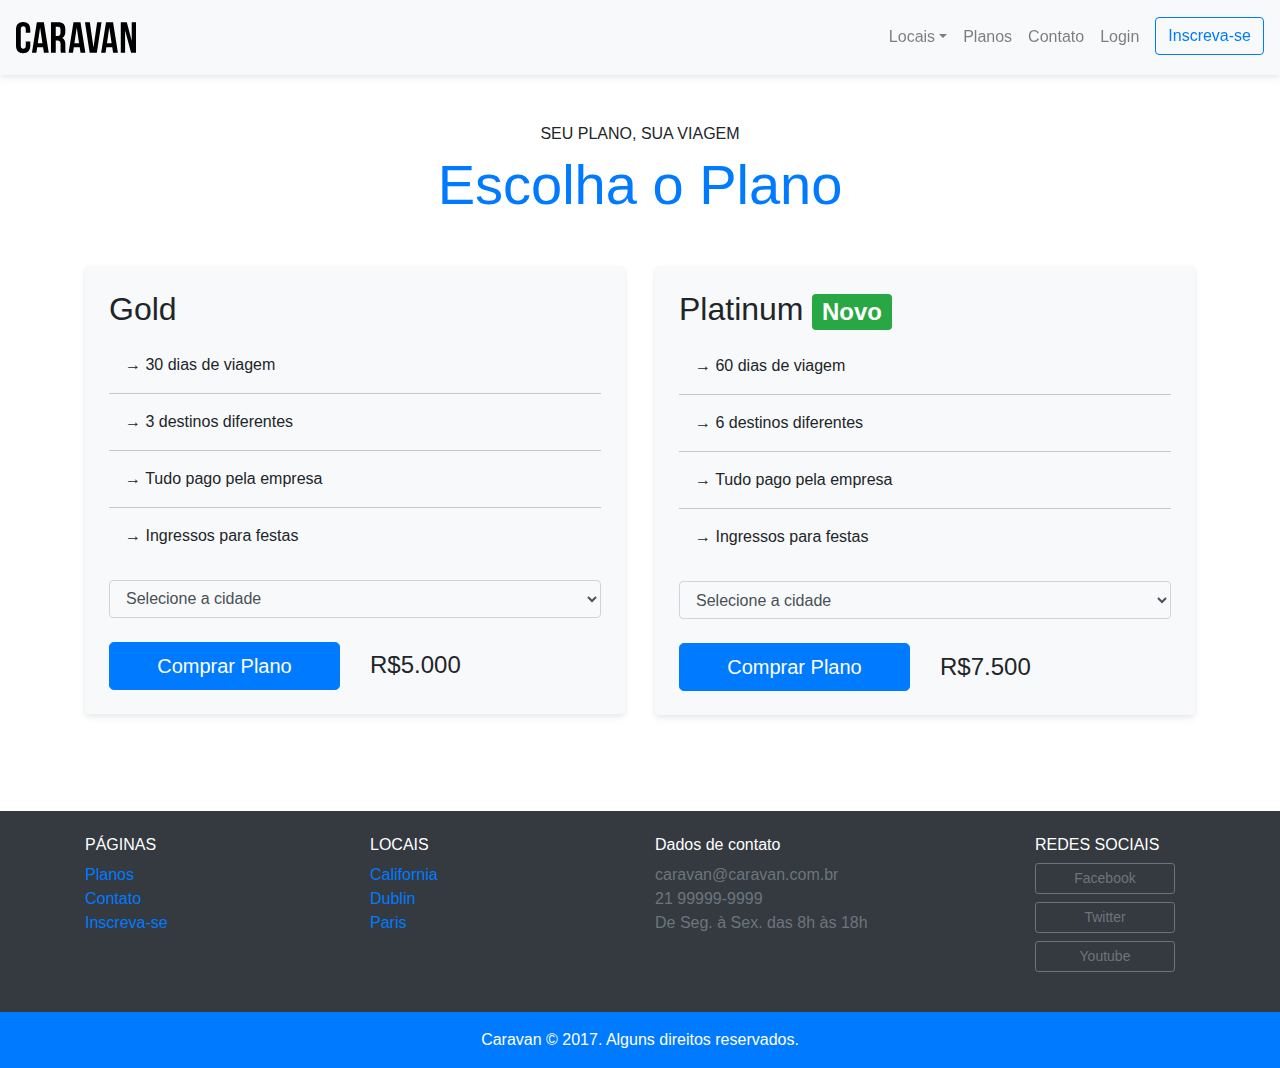
<file: planos.html>
<!DOCTYPE html>

<head>
    <title>Caravan - Plano</title>
    <meta charset="utf-8">
    <meta name="viewport" content="width=device-width, initial-scale=1, shrink-to-fit=no">
    <link rel="stylesheet" href="css/bootstrap.css">
    <link rel="stylesheet" href="css/style.css">
</head>

<body>

    <!-- Abre Modal -->
    <div class="modal fade" id="modalLogin" tabindex="-1" role="dialog" aria-labelledby="modalLoginTitulo" aria-hidden="true">
        <div class="modal-dialog" role="document">
            <div class="modal-content">
                <div class="modal-header">
                    <h5 class="modal-title" id="modalLoginTitulo">Entre na sua conta</h5>
                    <button type="button" class="close" data-dismiss="modal" aria-label="Close">
                <span aria-hidden="true">&times;</span>
              </button>
                </div>
                <div class="modal-body">
                    <form>
                        <div class="form-group">
                            <label for="loginEmail">Email</label>
                            <input type="email" class="form-control" id="exampleInputEmail1">
                        </div>
                        <div class="form-group">
                            <label for="loginSenha">Senha</label>
                            <input type="password" class="form-control" id="loginSenha">
                        </div>
                        <button type="submit" class="btn btn-primary">Entrar na conta</button>
                        <small class="form-text text-muted">Esqueceu a senha? <a href="#">Clique aqui</a></small>
                    </form>
                </div>
            </div>
        </div>
    </div>
    <!-- Fecha Modal -->

    <nav class="navbar navbar-expand-md navbar-light bg-light fixed-top py-3 box-shadow">
        <a href="index.html" class="navbar-brand">
            <img src="img/caravan.svg" alt="Caravan">
        </a>
        <button class="navbar-toggler" type="button" data-toggle="collapse" data-target="#navbarSupportedContent" aria-controls="navbarSupportedContent" aria-expanded="false" aria-label="Toggle navigation">
            <span class="navbar-toggler-icon"></span>
        </button>
        <div class="collapse navbar-collapse" id="navbarSupportedContent">
            <ul class="navbar-nav ml-auto">
                <li class="nav-item dropdown">
                    <a class="nav-link dropdown-toggle" active href="#" id="navbarDropdown" role="button" data-toggle="dropdown" aria-haspopup="true" aria-expanded="false">Locais</a>
                    <div class="dropdown-menu" arial-labelledby="navbarDropdown">
                        <a class="dropdown-item" href="local.html">California</a>
                        <a class="dropdown-item" href="local.html">Paris</a>
                        <a class="dropdown-item" href="local.html">Dublin</a>
                    </div>
                </li>
                <li class="nav-item">
                    <a class="nav-link" href="planos.html">Planos</a>
                </li>
                <li class="nav-item">
                    <a class="nav-link" href="contato.html">Contato</a>
                </li>
                <li class="nav-item">
                    <a class="nav-link" href="#" data-toggle="modal" data-target="#modalLogin">Login</a>
                </li>
                <li class="nav-item">
                    <a class="btn btn-outline-primary ml-md-2" href="inscricao.html">Inscreva-se</a>
                </li>
            </ul>
        </div>
    </nav>
    <section class="container">
        <div class="text-center my-5">
            <span class="h6 d-block">SEU PLANO, SUA VIAGEM</span>
            <h1 class="display-4 text-primary">Escolha o Plano</h1>
        </div>
        <div class="row">
            <div class="col-md mb-5">
                <div class="bg-light rounded p-4 box-shadow">
                    <h2>Gold</h2>
                    <ul class="lista-plano list-unstyled">
                        <li> <span data-toggle="tooltip" data-placement="right" title="Isso mesmo, são 30 dias totais durante a viagem.">→ 30 dias de viagem</span></li>
                        <li>→ 3 destinos diferentes</li>
                        <li>→ Tudo pago pela empresa</li>
                        <li>→ Ingressos para festas</li>
                    </ul>
                    <form action="">
                        <div class="form-group">
                            <select class="form-control bg-light" id="inputCidades">
                                <option>Selecione a cidade</option>
                                <option>California</option>
                                <option>Paris</option>
                                <option>Dublin</option>
                        </select>
                        </div>
                    </form>
                    <div class="row align-items-center mt-4">
                        <div class="col">
                            <a href="inscricao.html" class="btn btn-primary btn-lg btn-block">Comprar Plano</a>
                        </div>
                        <div class="col">
                            <span class="h4">R$5.000</span>
                        </div>
                    </div>
                </div>
            </div>
            <div class="col-md mb-5">
                <div class="bg-light rounded p-4 box-shadow">
                    <h2>Platinum <span class="badge badge-success">Novo</span></h2>
                    <ul class="lista-plano list-unstyled">
                        <li>→ 60 dias de viagem</li>
                        <li>→ 6 destinos diferentes</li>
                        <li>→ Tudo pago pela empresa</li>
                        <li>→ Ingressos para festas</li>
                    </ul>
                    <form action="">
                        <div class="form-group">
                            <select class="form-control bg-light" id="inputCidades">
                                    <option>Selecione a cidade</option>
                                    <option>California</option>
                                    <option>Paris</option>
                                    <option>Dublin</option>
                            </select>
                        </div>
                    </form>
                    <div class="row align-items-center mt-4">
                        <div class="col">
                            <a href="inscricao.html" class="btn btn-primary btn-lg btn-block">Comprar Plano</a>
                        </div>
                        <div class="col">
                            <span class="h4">R$7.500</span>
                        </div>
                    </div>
                </div>
            </div>
        </div>
    </section>


    <footer class="bg-dark text-white mt-5">
        <div class="container py-4">
            <div class="row">
                <div class="col-md-3 col-6">
                    <h4 class="h6">PÁGINAS</h4>
                    <ul class="list-unstyled">
                        <li><a href="planos.html">Planos</a></li>
                        <li><a href="contato.html">Contato</a></li>
                        <li><a href="inscricao.html">Inscreva-se</a></li>
                    </ul>
                </div>
                <div class="col-md-3 col-6">
                    <h4 class="h6">LOCAIS</h4>
                    <ul class="list-unstyled">
                        <li><a href="local.html">California</a></li>
                        <li><a href="local.html">Dublin</a></li>
                        <li><a href="local.html">Paris</a></li>
                    </ul>
                </div>
                <div class="col-md-4">
                    <h4 class="h6">Dados de contato</h4>
                    <ul class="list-unstyled text-secondary">
                        <li>caravan@caravan.com.br</li>
                        <li>21 99999-9999</li>
                        <li>De Seg. à Sex. das 8h às 18h</li>
                    </ul>
                </div>
                <div class="col-md-2">
                    <h4 class="h6">REDES SOCIAIS</h4>
                    <ul class="list-unstyled">
                        <li><a class="btn btn-outline-secondary btn-block btn-sm mb-2" href="#" style="max-width: 140px">Facebook</a></li>
                        <li><a class="btn btn-outline-secondary btn-block btn-sm mb-2" href="#" style="max-width: 140px">Twitter</a></li>
                        <li><a class="btn btn-outline-secondary btn-block btn-sm mb-2" href="#" style="max-width: 140px">Youtube</a></li>
                    </ul>
                </div>
            </div>
        </div>
        <div class="bg-primary text-center py-3">
            <p class="mb-0">Caravan © 2017. Alguns direitos reservados.</p>
        </div>
    </footer>

    <script type="text/javascript" src="js/jquery-3.3.1.slim.min.js"></script>
    <script type="text/javascript" src="js/popper.min.js"></script>
    <script type="text/javascript" src="js/bootstrap.js"></script>
    <script type="text/javascript" src="js/app.js"></script>
</body>

</html>
</file>
<file: css/style.css>
body {
    padding-top: 76px;
}

.box-shadow {
    box-shadow: 0 2px 4px 0 rgba(0, 0, 0, .05), 0 4px 8px 0 rgba(0, 0, 0, .05);
}

.icone {
    height: 100px;
}

#home-quote {
    background: url('../img/bg-quote.jpg') center center;
    background-size: cover;
}

@media (max-width: 767px) {
    #home-quote .display-4 {
        font-size: 2.5rem;
    }
    body {
        padding-top: 0px;
    }
    .fixed-top {
        position: relative;
    }
}

.lista-plano li+li {
    border-top: 1px solid rgb(0, 0, 0, .2);
}

.lista-plano li {
    padding: 1rem;
}
</file>
